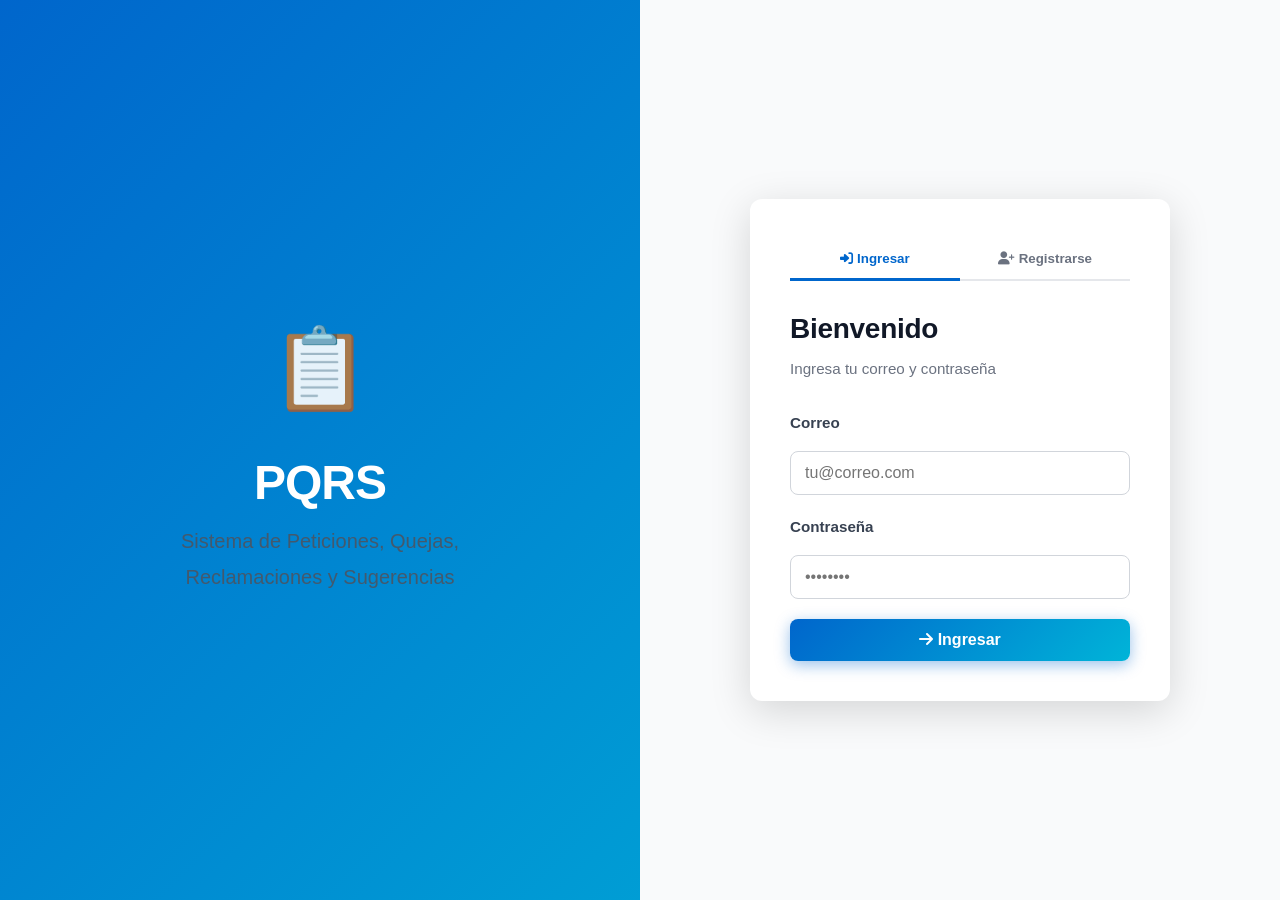
<file: frontend/index.html>
<!DOCTYPE html>
<html lang="es">
<head>
    <meta charset="UTF-8">
    <meta name="viewport" content="width=device-width, initial-scale=1.0">
    <title>PQRS - Sistema de Peticiones</title>
    <script>
        // Redirect to login page
        window.location.href = 'pages/index.html';
    </script>
</head>
<body>
    <p>Redirigiendo al login... Si no se redirige automáticamente, <a href="pages/index.html">haz clic aquí</a></p>
</body>
</html>
</file>
<file: frontend/css/styles.css>
/* ========================================
   PQRS SYSTEM - GLOBAL STYLES
   ======================================== */

:root {
  /* Color Palette */
  --primary: #0066cc;
  --primary-dark: #004a99;
  --primary-light: #e6f0ff;
  --secondary: #00b4d8;
  --danger: #dc2626;
  --danger-light: #fee2e2;
  --warning: #f59e0b;
  --success: #10b981;
  --success-light: #ecfdf5;
  --gray-50: #f9fafb;
  --gray-100: #f3f4f6;
  --gray-200: #e5e7eb;
  --gray-300: #d1d5db;
  --gray-400: #9ca3af;
  --gray-500: #6b7280;
  --gray-600: #4b5563;
  --gray-700: #374151;
  --gray-800: #1f2937;
  --gray-900: #111827;
  
  /* Shadows */
  --shadow-sm: 0 1px 2px 0 rgba(0, 0, 0, 0.05);
  --shadow: 0 1px 3px 0 rgba(0, 0, 0, 0.1), 0 1px 2px 0 rgba(0, 0, 0, 0.06);
  --shadow-md: 0 4px 6px -1px rgba(0, 0, 0, 0.1), 0 2px 4px -1px rgba(0, 0, 0, 0.06);
  --shadow-lg: 0 10px 15px -3px rgba(0, 0, 0, 0.1), 0 4px 6px -2px rgba(0, 0, 0, 0.05);
  --shadow-xl: 0 20px 25px -5px rgba(0, 0, 0, 0.1), 0 10px 10px -5px rgba(0, 0, 0, 0.04);
  
  /* Spacing */
  --spacing-xs: 0.25rem;
  --spacing-sm: 0.5rem;
  --spacing-md: 1rem;
  --spacing-lg: 1.5rem;
  --spacing-xl: 2rem;
  --spacing-2xl: 3rem;
  
  /* Border Radius */
  --radius-sm: 0.375rem;
  --radius: 0.5rem;
  --radius-md: 0.75rem;
  --radius-lg: 1rem;
  --radius-full: 9999px;
}

/* Reset and Base Styles */
* {
  margin: 0;
  padding: 0;
  box-sizing: border-box;
}

html {
  scroll-behavior: smooth;
  font-size: 16px;
}

body {
  font-family: -apple-system, BlinkMacSystemFont, 'Segoe UI', 'Roboto', 'Oxygen',
    'Ubuntu', 'Cantarell', 'Fira Sans', 'Droid Sans', 'Helvetica Neue',
    sans-serif;
  -webkit-font-smoothing: antialiased;
  -moz-osx-font-smoothing: grayscale;
  background-color: var(--gray-50);
  color: var(--gray-900);
  line-height: 1.6;
}

/* Typography */
h1 {
  font-size: 2.25rem;
  font-weight: 700;
  line-height: 2.5rem;
  letter-spacing: -0.02em;
}

h2 {
  font-size: 1.875rem;
  font-weight: 700;
  line-height: 2.25rem;
  letter-spacing: -0.01em;
}

h3 {
  font-size: 1.5rem;
  font-weight: 600;
  line-height: 2rem;
}

h4 {
  font-size: 1.25rem;
  font-weight: 600;
  line-height: 1.75rem;
}

h5 {
  font-size: 1.125rem;
  font-weight: 600;
  line-height: 1.75rem;
}

h6 {
  font-size: 1rem;
  font-weight: 600;
  line-height: 1.5rem;
}

p {
  color: var(--gray-600);
}

/* Links */
a {
  color: var(--primary);
  text-decoration: none;
  transition: color 0.2s ease;
}

a:hover {
  color: var(--primary-dark);
  text-decoration: underline;
}

/* Buttons */
.btn {
  display: inline-flex;
  align-items: center;
  justify-content: center;
  gap: var(--spacing-sm);
  padding: 0.625rem 1.25rem;
  border: none;
  border-radius: var(--radius-md);
  font-size: 1rem;
  font-weight: 500;
  cursor: pointer;
  transition: all 0.2s ease;
  text-decoration: none;
  white-space: nowrap;
}

.btn:disabled {
  opacity: 0.5;
  cursor: not-allowed;
}

.btn-primary {
  background-color: var(--primary);
  color: white;
  box-shadow: var(--shadow-sm);
}

.btn-primary:hover:not(:disabled) {
  background-color: var(--primary-dark);
  box-shadow: var(--shadow-md);
}

.btn-secondary {
  background-color: var(--gray-200);
  color: var(--gray-900);
  box-shadow: var(--shadow-sm);
}

.btn-secondary:hover:not(:disabled) {
  background-color: var(--gray-300);
  box-shadow: var(--shadow-md);
}

.btn-danger {
  background-color: var(--danger);
  color: white;
  box-shadow: var(--shadow-sm);
}

.btn-danger:hover:not(:disabled) {
  background-color: #b91c1c;
  box-shadow: var(--shadow-md);
}

.btn-success {
  background-color: var(--success);
  color: white;
  box-shadow: var(--shadow-sm);
}

.btn-success:hover:not(:disabled) {
  background-color: #059669;
  box-shadow: var(--shadow-md);
}

.btn-sm {
  padding: 0.375rem 0.75rem;
  font-size: 0.875rem;
}

.btn-lg {
  padding: 0.875rem 1.5rem;
  font-size: 1.125rem;
}

.btn-block {
  width: 100%;
}

/* Form Elements */
.form-group {
  display: flex;
  flex-direction: column;
  gap: var(--spacing-sm);
  margin-bottom: var(--spacing-lg);
}

label {
  font-weight: 500;
  color: var(--gray-700);
}

input,
textarea,
select {
  padding: 0.75rem 1rem;
  border: 1px solid var(--gray-300);
  border-radius: var(--radius-md);
  font-size: 1rem;
  font-family: inherit;
  transition: all 0.2s ease;
  background-color: white;
}

input:focus,
textarea:focus,
select:focus {
  outline: none;
  border-color: var(--primary);
  box-shadow: 0 0 0 3px var(--primary-light);
}

textarea {
  resize: vertical;
  min-height: 120px;
}

input[type="file"] {
  padding: 0.5rem;
  cursor: pointer;
}

/* Cards and Containers */
.card {
  background: white;
  border-radius: var(--radius-lg);
  box-shadow: var(--shadow);
  overflow: hidden;
  transition: all 0.2s ease;
}

.card:hover {
  box-shadow: var(--shadow-md);
}

.card-header {
  padding: var(--spacing-xl);
  border-bottom: 1px solid var(--gray-200);
}

.card-body {
  padding: var(--spacing-xl);
}

.card-footer {
  padding: var(--spacing-xl);
  border-top: 1px solid var(--gray-200);
  background-color: var(--gray-50);
}

/* Container */
.container {
  max-width: 1200px;
  margin: 0 auto;
  padding: 0 var(--spacing-lg);
}

/* Grid */
.grid {
  display: grid;
  gap: var(--spacing-lg);
}

.grid-2 {
  grid-template-columns: repeat(2, 1fr);
}

.grid-3 {
  grid-template-columns: repeat(3, 1fr);
}

.grid-4 {
  grid-template-columns: repeat(4, 1fr);
}

/* Flex */
.flex {
  display: flex;
  gap: var(--spacing-md);
}

.flex-between {
  display: flex;
  justify-content: space-between;
  align-items: center;
  gap: var(--spacing-md);
}

.flex-center {
  display: flex;
  justify-content: center;
  align-items: center;
  gap: var(--spacing-md);
}

/* Status Badges */
.badge {
  display: inline-flex;
  align-items: center;
  gap: var(--spacing-xs);
  padding: 0.375rem 0.75rem;
  border-radius: var(--radius-full);
  font-size: 0.875rem;
  font-weight: 500;
  white-space: nowrap;
}

.badge-primary {
  background-color: var(--primary-light);
  color: var(--primary-dark);
}

.badge-success {
  background-color: var(--success-light);
  color: #065f46;
}

.badge-warning {
  background-color: #fef3c7;
  color: #92400e;
}

.badge-danger {
  background-color: var(--danger-light);
  color: #7f1d1d;
}

.badge-gray {
  background-color: var(--gray-100);
  color: var(--gray-700);
}

/* Alerts */
.alert {
  padding: var(--spacing-lg);
  border-radius: var(--radius-md);
  display: flex;
  gap: var(--spacing-md);
  align-items: flex-start;
  margin-bottom: var(--spacing-lg);
}

.alert-success {
  background-color: var(--success-light);
  color: #065f46;
  border-left: 4px solid var(--success);
}

.alert-danger {
  background-color: var(--danger-light);
  color: #7f1d1d;
  border-left: 4px solid var(--danger);
}

.alert-warning {
  background-color: #fef3c7;
  color: #92400e;
  border-left: 4px solid var(--warning);
}

.alert-info {
  background-color: var(--primary-light);
  color: var(--primary-dark);
  border-left: 4px solid var(--primary);
}

/* Tables */
table {
  width: 100%;
  border-collapse: collapse;
  background: white;
}

th {
  background-color: var(--gray-50);
  padding: var(--spacing-md);
  text-align: left;
  font-weight: 600;
  color: var(--gray-700);
  border-bottom: 2px solid var(--gray-200);
}

td {
  padding: var(--spacing-md);
  border-bottom: 1px solid var(--gray-200);
}

tr:hover {
  background-color: var(--gray-50);
}

/* Pagination */
.pagination {
  display: flex;
  gap: var(--spacing-sm);
  margin-top: var(--spacing-lg);
  justify-content: center;
  align-items: center;
}

.pagination a,
.pagination button {
  padding: 0.5rem 0.75rem;
  border: 1px solid var(--gray-300);
  border-radius: var(--radius);
  cursor: pointer;
  background: white;
  color: var(--gray-700);
  font-weight: 500;
  transition: all 0.2s ease;
}

.pagination a:hover,
.pagination button:hover {
  background-color: var(--primary);
  color: white;
  border-color: var(--primary);
}

.pagination .active {
  background-color: var(--primary);
  color: white;
  border-color: var(--primary);
}

/* Spacing Utilities */
.mt-1 { margin-top: var(--spacing-sm); }
.mt-2 { margin-top: var(--spacing-md); }
.mt-3 { margin-top: var(--spacing-lg); }
.mt-4 { margin-top: var(--spacing-xl); }

.mb-1 { margin-bottom: var(--spacing-sm); }
.mb-2 { margin-bottom: var(--spacing-md); }
.mb-3 { margin-bottom: var(--spacing-lg); }
.mb-4 { margin-bottom: var(--spacing-xl); }

.p-1 { padding: var(--spacing-sm); }
.p-2 { padding: var(--spacing-md); }
.p-3 { padding: var(--spacing-lg); }
.p-4 { padding: var(--spacing-xl); }

/* Text Utilities */
.text-center { text-align: center; }
.text-right { text-align: right; }
.text-muted { color: var(--gray-500); }
.text-sm { font-size: 0.875rem; }
.font-bold { font-weight: 700; }

/* Responsive */
@media (max-width: 768px) {
  h1 {
    font-size: 1.875rem;
  }

  h2 {
    font-size: 1.5rem;
  }

  .grid-2,
  .grid-3,
  .grid-4 {
    grid-template-columns: 1fr;
  }

  .flex-between {
    flex-direction: column;
    align-items: flex-start;
  }
}
</file>
<file: frontend/css/layout.css>
/* ========================================
   PQRS SYSTEM - LAYOUT & NAVIGATION
   ======================================== */

/* Navigation Bar */
.navbar {
  background: white;
  border-bottom: 1px solid var(--gray-200);
  box-shadow: var(--shadow);
  position: sticky;
  top: 0;
  z-index: 100;
}

.navbar-container {
  max-width: 1200px;
  margin: 0 auto;
  padding: 0 var(--spacing-lg);
  display: flex;
  justify-content: space-between;
  align-items: center;
  height: 70px;
}

.navbar-brand {
  display: flex;
  align-items: center;
  gap: var(--spacing-md);
  font-size: 1.25rem;
  font-weight: 700;
  color: var(--primary);
  text-decoration: none;
}

.navbar-brand span {
  width: 40px;
  height: 40px;
  background: linear-gradient(135deg, var(--primary), var(--secondary));
  border-radius: var(--radius-md);
  display: flex;
  align-items: center;
  justify-content: center;
  color: white;
  font-weight: 700;
}

.navbar-menu {
  display: flex;
  gap: var(--spacing-xl);
  list-style: none;
  align-items: center;
}

.navbar-menu a {
  color: var(--gray-600);
  font-weight: 500;
  transition: color 0.2s ease;
}

.navbar-menu a:hover {
  color: var(--primary);
  text-decoration: none;
}

.navbar-menu a.active {
  color: var(--primary);
  border-bottom: 2px solid var(--primary);
  padding-bottom: 3px;
}

.navbar-actions {
  display: flex;
  gap: var(--spacing-lg);
  align-items: center;
}

.user-menu {
  position: relative;
}

.user-avatar {
  width: 40px;
  height: 40px;
  border-radius: var(--radius-full);
  background: linear-gradient(135deg, var(--primary), var(--secondary));
  color: white;
  display: flex;
  align-items: center;
  justify-content: center;
  font-weight: 600;
  cursor: pointer;
  transition: all 0.2s ease;
}

.user-avatar:hover {
  transform: scale(1.05);
}

.user-dropdown {
  position: absolute;
  top: 100%;
  right: 0;
  background: white;
  border: 1px solid var(--gray-200);
  border-radius: var(--radius-md);
  box-shadow: var(--shadow-lg);
  min-width: 200px;
  margin-top: var(--spacing-sm);
  display: none;
  z-index: 1000;
}

.user-dropdown.active {
  display: block;
}

.user-dropdown-item {
  padding: var(--spacing-md) var(--spacing-lg);
  display: flex;
  align-items: center;
  gap: var(--spacing-md);
  cursor: pointer;
  transition: background-color 0.2s ease;
  border-bottom: 1px solid var(--gray-100);
}

.user-dropdown-item:last-child {
  border-bottom: none;
}

.user-dropdown-item:hover {
  background-color: var(--gray-50);
  color: var(--primary);
}

/* Sidebar */
.sidebar {
  width: 250px;
  background: linear-gradient(180deg, #1a365d 0%, #0f2949 100%);
  color: white;
  position: fixed;
  left: 0;
  top: 70px;
  height: calc(100vh - 70px);
  overflow-y: auto;
  z-index: 90;
}

.sidebar-menu {
  list-style: none;
  padding: var(--spacing-lg) 0;
}

.sidebar-menu-item {
  margin: var(--spacing-sm) 0;
}

.sidebar-menu-link {
  display: flex;
  align-items: center;
  gap: var(--spacing-md);
  padding: var(--spacing-md) var(--spacing-xl);
  color: rgba(255, 255, 255, 0.8);
  text-decoration: none;
  transition: all 0.2s ease;
  border-left: 3px solid transparent;
}

.sidebar-menu-link:hover {
  background-color: rgba(255, 255, 255, 0.1);
  color: white;
}

.sidebar-menu-link.active {
  background-color: var(--primary);
  color: white;
  border-left-color: var(--secondary);
}

/* Main Layout */
.layout {
  display: flex;
  min-height: 100vh;
  padding-top: 70px;
}

.layout.with-sidebar {
  padding-left: 250px;
}

.main-content {
  flex: 1;
  padding: var(--spacing-2xl);
  background-color: var(--gray-50);
}

/* Page Header */
.page-header {
  display: flex;
  justify-content: space-between;
  align-items: center;
  margin-bottom: var(--spacing-2xl);
  padding-bottom: var(--spacing-xl);
  border-bottom: 2px solid var(--gray-200);
}

.page-title {
  font-size: 2rem;
  font-weight: 700;
  color: var(--gray-900);
}

.page-subtitle {
  color: var(--gray-500);
  margin-top: var(--spacing-sm);
}

.page-actions {
  display: flex;
  gap: var(--spacing-md);
}

/* Cards Grid */
.stats-grid {
  display: grid;
  grid-template-columns: repeat(auto-fit, minmax(250px, 1fr));
  gap: var(--spacing-lg);
  margin-bottom: var(--spacing-2xl);
}

.stat-card {
  background: white;
  border-radius: var(--radius-lg);
  padding: var(--spacing-xl);
  box-shadow: var(--shadow);
  transition: all 0.2s ease;
}

.stat-card:hover {
  box-shadow: var(--shadow-lg);
  transform: translateY(-2px);
}

.stat-card-icon {
  width: 50px;
  height: 50px;
  border-radius: var(--radius-md);
  display: flex;
  align-items: center;
  justify-content: center;
  font-size: 1.5rem;
  margin-bottom: var(--spacing-md);
}

.stat-card-icon.primary {
  background-color: var(--primary-light);
  color: var(--primary);
}

.stat-card-icon.success {
  background-color: var(--success-light);
  color: var(--success);
}

.stat-card-icon.warning {
  background-color: #fef3c7;
  color: var(--warning);
}

.stat-card-icon.danger {
  background-color: var(--danger-light);
  color: var(--danger);
}

.stat-card-label {
  color: var(--gray-500);
  font-size: 0.875rem;
  font-weight: 500;
  text-transform: uppercase;
  letter-spacing: 0.05em;
  margin-bottom: var(--spacing-sm);
}

.stat-card-value {
  font-size: 2rem;
  font-weight: 700;
  color: var(--gray-900);
}

/* Loading and States */
.loading {
  display: flex;
  justify-content: center;
  align-items: center;
  padding: var(--spacing-2xl);
}

.spinner {
  width: 40px;
  height: 40px;
  border: 4px solid var(--gray-200);
  border-top-color: var(--primary);
  border-radius: 50%;
  animation: spin 1s linear infinite;
}

@keyframes spin {
  to { transform: rotate(360deg); }
}

.empty-state {
  text-align: center;
  padding: var(--spacing-2xl);
  color: var(--gray-500);
}

.empty-state-icon {
  font-size: 3rem;
  margin-bottom: var(--spacing-lg);
  opacity: 0.5;
}

/* Modal */
.modal {
  display: none;
  position: fixed;
  z-index: 1000;
  left: 0;
  top: 0;
  width: 100%;
  height: 100%;
  background-color: rgba(0, 0, 0, 0.5);
  animation: fadeIn 0.2s ease;
}

.modal.active {
  display: flex;
  justify-content: center;
  align-items: center;
}

.modal-content {
  background-color: white;
  border-radius: var(--radius-lg);
  box-shadow: var(--shadow-xl);
  max-width: 500px;
  width: 90%;
  max-height: 90vh;
  overflow-y: auto;
  animation: slideUp 0.2s ease;
}

@keyframes fadeIn {
  from { opacity: 0; }
  to { opacity: 1; }
}

@keyframes slideUp {
  from {
    opacity: 0;
    transform: translateY(20px);
  }
  to {
    opacity: 1;
    transform: translateY(0);
  }
}

.modal-header {
  padding: var(--spacing-xl);
  border-bottom: 1px solid var(--gray-200);
  display: flex;
  justify-content: space-between;
  align-items: center;
}

.modal-title {
  font-size: 1.5rem;
  font-weight: 700;
}

.modal-close {
  background: none;
  border: none;
  font-size: 1.5rem;
  cursor: pointer;
  color: var(--gray-500);
}

.modal-close:hover {
  color: var(--gray-900);
}

.modal-body {
  padding: var(--spacing-xl);
}

.modal-footer {
  padding: var(--spacing-xl);
  border-top: 1px solid var(--gray-200);
  background-color: var(--gray-50);
  display: flex;
  justify-content: flex-end;
  gap: var(--spacing-md);
}

/* Responsive - Mobile */
@media (max-width: 768px) {
  .sidebar {
    transform: translateX(-100%);
    transition: transform 0.2s ease;
  }

  .sidebar.active {
    transform: translateX(0);
  }

  .layout.with-sidebar {
    padding-left: 0;
  }

  .main-content {
    padding: var(--spacing-lg);
  }

  .navbar-menu {
    gap: var(--spacing-md);
  }

  .stats-grid {
    grid-template-columns: 1fr;
  }

  .page-header {
    flex-direction: column;
    align-items: flex-start;
  }

  .page-actions {
    width: 100%;
  }

  .page-actions .btn {
    flex: 1;
  }

  .modal-content {
    width: 95%;
  }
}
</file>
<file: frontend/css/petitions.css>
/* ========================================
   PQRS SYSTEM - PETITIONS & CARDS STYLES
   ======================================== */

/* Petition Card */
.petition-card {
  background: white;
  border-radius: var(--radius-lg);
  border-left: 4px solid var(--primary);
  box-shadow: var(--shadow);
  overflow: hidden;
  transition: all 0.2s ease;
}

.petition-card:hover {
  box-shadow: var(--shadow-lg);
  transform: translateY(-2px);
}

.petition-card.estado-resuelto {
  border-left-color: var(--success);
}

.petition-card.estado-rechazado {
  border-left-color: var(--danger);
}

.petition-card.estado-en-proceso {
  border-left-color: var(--warning);
}

.petition-header {
  display: flex;
  justify-content: space-between;
  align-items: start;
  gap: var(--spacing-md);
  padding: var(--spacing-lg);
  border-bottom: 1px solid var(--gray-100);
}

.petition-title {
  font-size: 1.125rem;
  font-weight: 600;
  color: var(--gray-900);
  margin-bottom: var(--spacing-sm);
}

.petition-id {
  font-size: 0.875rem;
  color: var(--gray-500);
}

.petition-content {
  padding: var(--spacing-lg);
}

.petition-description {
  color: var(--gray-600);
  line-height: 1.6;
  margin-bottom: var(--spacing-md);
  display: -webkit-box;
  -webkit-line-clamp: 3;
  -webkit-box-orient: vertical;
  overflow: hidden;
}

.petition-meta {
  display: grid;
  grid-template-columns: repeat(2, 1fr);
  gap: var(--spacing-md);
  margin-top: var(--spacing-md);
}

.petition-meta-item {
  display: flex;
  flex-direction: column;
  gap: var(--spacing-xs);
}

.petition-meta-label {
  font-size: 0.875rem;
  color: var(--gray-500);
  text-transform: uppercase;
  font-weight: 500;
  letter-spacing: 0.05em;
}

.petition-meta-value {
  font-weight: 600;
  color: var(--gray-900);
}

.petition-footer {
  padding: var(--spacing-lg);
  background-color: var(--gray-50);
  display: flex;
  justify-content: space-between;
  align-items: center;
  border-top: 1px solid var(--gray-100);
}

.petition-actions {
  display: flex;
  gap: var(--spacing-sm);
}

.petition-status-timeline {
  display: flex;
  gap: var(--spacing-lg);
  margin: var(--spacing-lg) 0;
  position: relative;
}

.timeline-step {
  display: flex;
  flex-direction: column;
  align-items: center;
  gap: var(--spacing-sm);
  position: relative;
  flex: 1;
}

.timeline-step:not(:last-child)::after {
  content: '';
  position: absolute;
  top: 20px;
  left: 50%;
  width: 100%;
  height: 2px;
  background: var(--gray-300);
}

.timeline-step.active:not(:last-child)::after {
  background: var(--success);
}

.timeline-dot {
  width: 40px;
  height: 40px;
  border-radius: 50%;
  background: white;
  border: 2px solid var(--gray-300);
  display: flex;
  align-items: center;
  justify-content: center;
  z-index: 2;
}

.timeline-step.active .timeline-dot {
  background: var(--success);
  border-color: var(--success);
  color: white;
  font-weight: 700;
}

.timeline-label {
  font-size: 0.875rem;
  font-weight: 500;
  text-align: center;
  color: var(--gray-600);
}

.timeline-step.active .timeline-label {
  color: var(--gray-900);
  font-weight: 600;
}

/* Form Sections */
.form-section {
  margin-bottom: var(--spacing-2xl);
}

.form-section-title {
  font-size: 1.125rem;
  font-weight: 600;
  margin-bottom: var(--spacing-lg);
  padding-bottom: var(--spacing-md);
  border-bottom: 2px solid var(--primary);
  color: var(--gray-900);
}

.form-row {
  display: grid;
  grid-template-columns: repeat(2, 1fr);
  gap: var(--spacing-lg);
}

.form-row.full {
  grid-template-columns: 1fr;
}

/* File Upload */
.file-upload {
  border: 2px dashed var(--gray-300);
  border-radius: var(--radius-lg);
  padding: var(--spacing-2xl);
  text-align: center;
  cursor: pointer;
  transition: all 0.2s ease;
  background: var(--gray-50);
}

.file-upload:hover {
  border-color: var(--primary);
  background: var(--primary-light);
}

.file-upload.active {
  border-color: var(--primary);
  background: var(--primary-light);
}

.file-upload-icon {
  font-size: 2.5rem;
  margin-bottom: var(--spacing-md);
  opacity: 0.5;
}

.file-upload-text {
  color: var(--gray-700);
  font-weight: 500;
}

.file-upload-hint {
  color: var(--gray-500);
  font-size: 0.875rem;
  margin-top: var(--spacing-sm);
}

.file-list {
  margin-top: var(--spacing-lg);
}

.file-item {
  display: flex;
  justify-content: space-between;
  align-items: center;
  padding: var(--spacing-md);
  background: var(--gray-50);
  border-radius: var(--radius-md);
  margin-bottom: var(--spacing-sm);
}

.file-item-name {
  display: flex;
  align-items: center;
  gap: var(--spacing-md);
  flex: 1;
}

.file-item-icon {
  width: 40px;
  height: 40px;
  border-radius: var(--radius);
  background: var(--primary-light);
  color: var(--primary);
  display: flex;
  align-items: center;
  justify-content: center;
  font-weight: 600;
}

.file-item-info {
  display: flex;
  flex-direction: column;
  gap: var(--spacing-xs);
}

.file-item-filename {
  font-weight: 500;
  color: var(--gray-900);
}

.file-item-size {
  font-size: 0.875rem;
  color: var(--gray-500);
}

.file-item-remove {
  background: none;
  border: none;
  color: var(--danger);
  cursor: pointer;
  font-size: 1.25rem;
  transition: all 0.2s ease;
}

.file-item-remove:hover {
  color: #7f1d1d;
}

/* Response Card */
.response-card {
  background: white;
  border-radius: var(--radius-lg);
  border-left: 4px solid var(--success);
  box-shadow: var(--shadow);
  overflow: hidden;
  margin-bottom: var(--spacing-lg);
}

.response-header {
  padding: var(--spacing-lg);
  background: var(--gray-50);
  border-bottom: 1px solid var(--gray-100);
  display: flex;
  justify-content: space-between;
  align-items: start;
}

.response-author {
  display: flex;
  align-items: center;
  gap: var(--spacing-md);
}

.response-avatar {
  width: 40px;
  height: 40px;
  border-radius: 50%;
  background: linear-gradient(135deg, var(--primary), var(--secondary));
  color: white;
  display: flex;
  align-items: center;
  justify-content: center;
  font-weight: 600;
}

.response-author-info {
  display: flex;
  flex-direction: column;
  gap: var(--spacing-xs);
}

.response-author-name {
  font-weight: 600;
  color: var(--gray-900);
}

.response-author-role {
  font-size: 0.875rem;
  color: var(--gray-500);
}

.response-date {
  font-size: 0.875rem;
  color: var(--gray-500);
}

.response-body {
  padding: var(--spacing-lg);
  line-height: 1.8;
  color: var(--gray-700);
  background: white;
}

.response-attachments {
  padding: var(--spacing-lg);
  border-top: 1px solid var(--gray-100);
  background: var(--gray-50);
}

.response-attachments-title {
  font-weight: 600;
  margin-bottom: var(--spacing-md);
  color: var(--gray-900);
}

.attachment-list {
  display: grid;
  grid-template-columns: repeat(auto-fill, minmax(150px, 1fr));
  gap: var(--spacing-md);
}

.attachment-item {
  display: flex;
  flex-direction: column;
  align-items: center;
  justify-content: center;
  gap: var(--spacing-sm);
  padding: var(--spacing-md);
  background: white;
  border-radius: var(--radius);
  border: 1px solid var(--gray-200);
  cursor: pointer;
  transition: all 0.2s ease;
  text-align: center;
}

.attachment-item:hover {
  border-color: var(--primary);
  box-shadow: var(--shadow);
}

.attachment-icon {
  font-size: 1.75rem;
}

.attachment-name {
  font-size: 0.875rem;
  font-weight: 500;
  color: var(--gray-900);
  word-break: break-word;
}

/* Filter Bar */
.filter-bar {
  background: white;
  border-radius: var(--radius-lg);
  padding: var(--spacing-lg);
  margin-bottom: var(--spacing-lg);
  box-shadow: var(--shadow);
  display: flex;
  gap: var(--spacing-lg);
  flex-wrap: wrap;
  align-items: flex-end;
}

.filter-group {
  display: flex;
  flex-direction: column;
  gap: var(--spacing-sm);
}

.filter-group label {
  font-weight: 600;
  color: var(--gray-900);
  font-size: 0.875rem;
}

.filter-group input,
.filter-group select {
  min-width: 200px;
}

.filter-actions {
  display: flex;
  gap: var(--spacing-md);
  margin-top: var(--spacing-md);
}

.filter-reset {
  background: none;
  border: 1px solid var(--gray-300);
  color: var(--gray-600);
  padding: 0.5rem 1rem;
  border-radius: var(--radius-md);
  cursor: pointer;
  font-weight: 500;
  transition: all 0.2s ease;
}

.filter-reset:hover {
  border-color: var(--gray-400);
  color: var(--gray-900);
}

/* Search Input */
.search-input-group {
  position: relative;
  flex: 1;
  min-width: 300px;
}

.search-input-group input {
  width: 100%;
  padding-left: 40px;
}

.search-icon {
  position: absolute;
  left: 12px;
  top: 50%;
  transform: translateY(-50%);
  color: var(--gray-400);
}

/* Responsive */
@media (max-width: 768px) {
  .form-row {
    grid-template-columns: 1fr;
  }

  .petition-meta {
    grid-template-columns: 1fr;
  }

  .petition-status-timeline {
    flex-direction: column;
  }

  .timeline-step:not(:last-child)::after {
    left: 20px;
    width: 2px;
    height: 100%;
    top: 40px;
  }

  .filter-bar {
    flex-direction: column;
  }

  .filter-group input,
  .filter-group select {
    min-width: 100%;
  }

  .search-input-group {
    min-width: 100%;
  }

  .attachment-list {
    grid-template-columns: repeat(auto-fill, minmax(120px, 1fr));
  }
}
</file>
